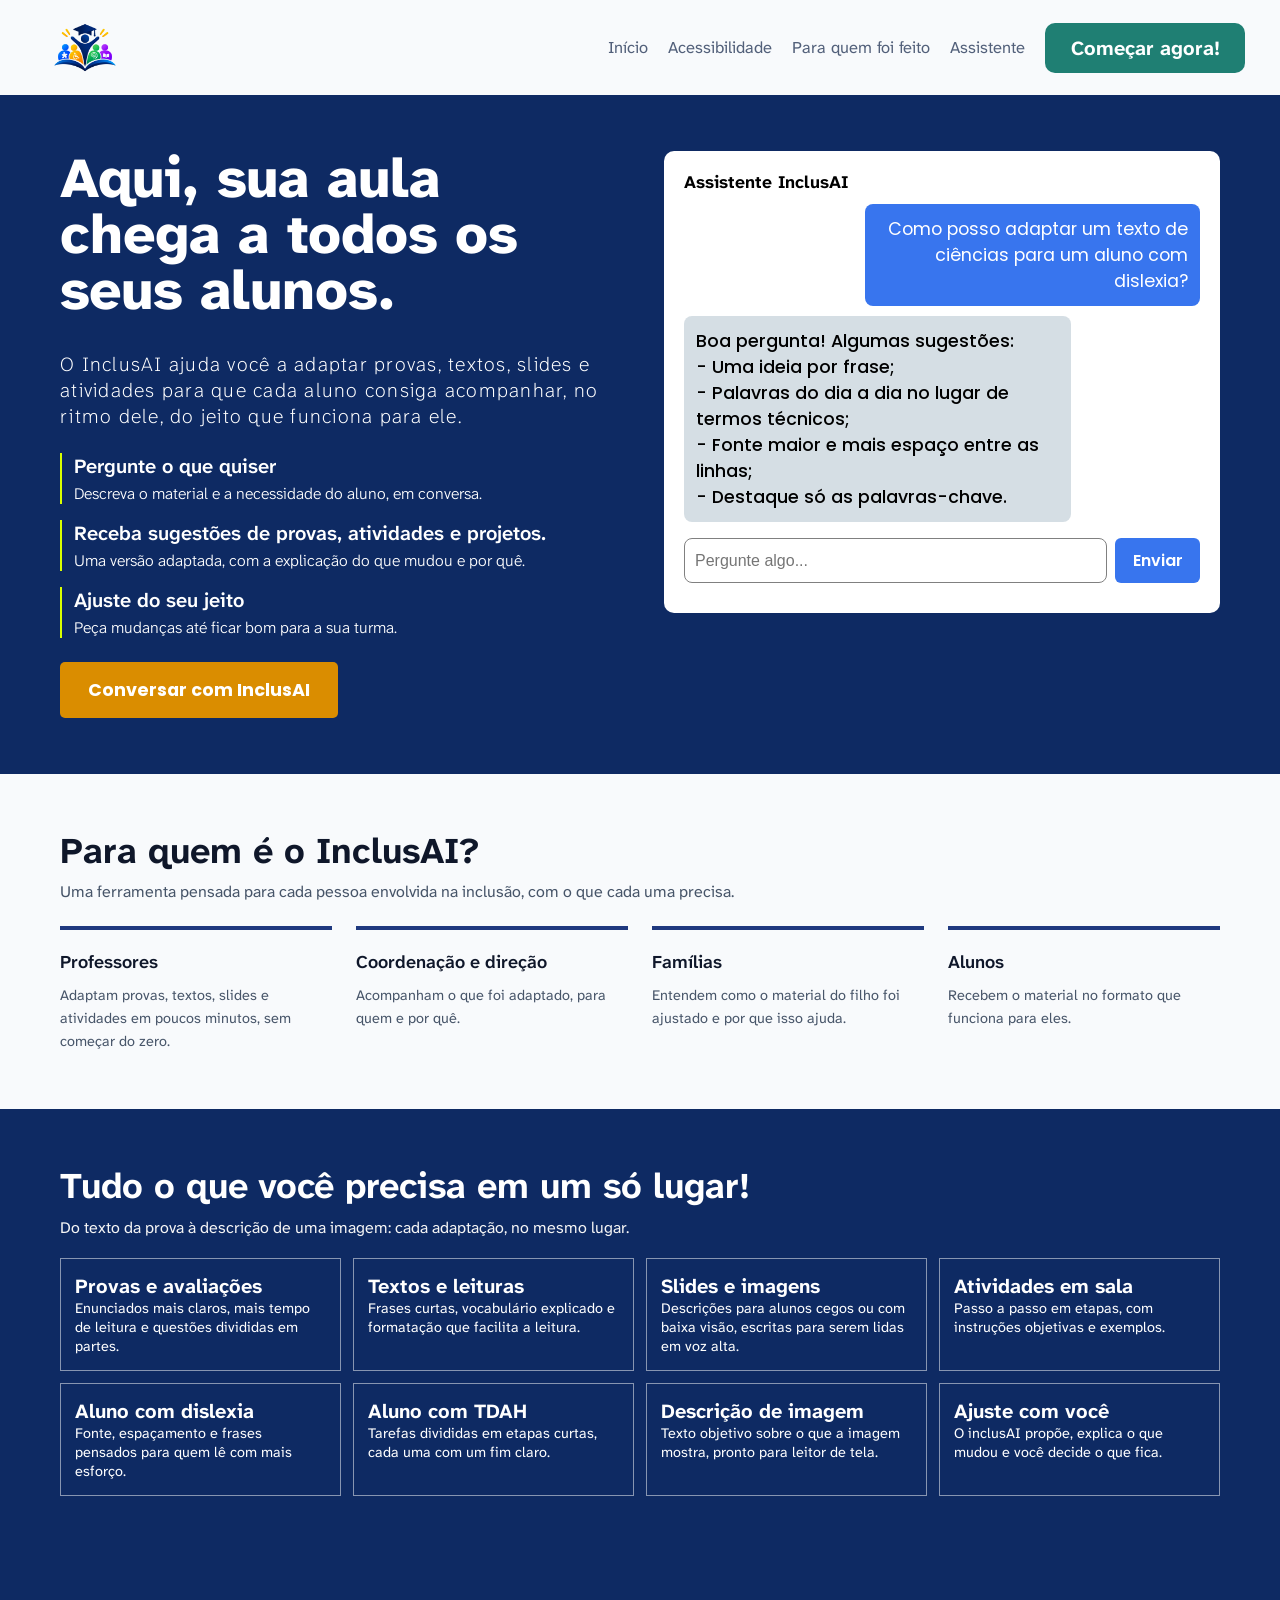
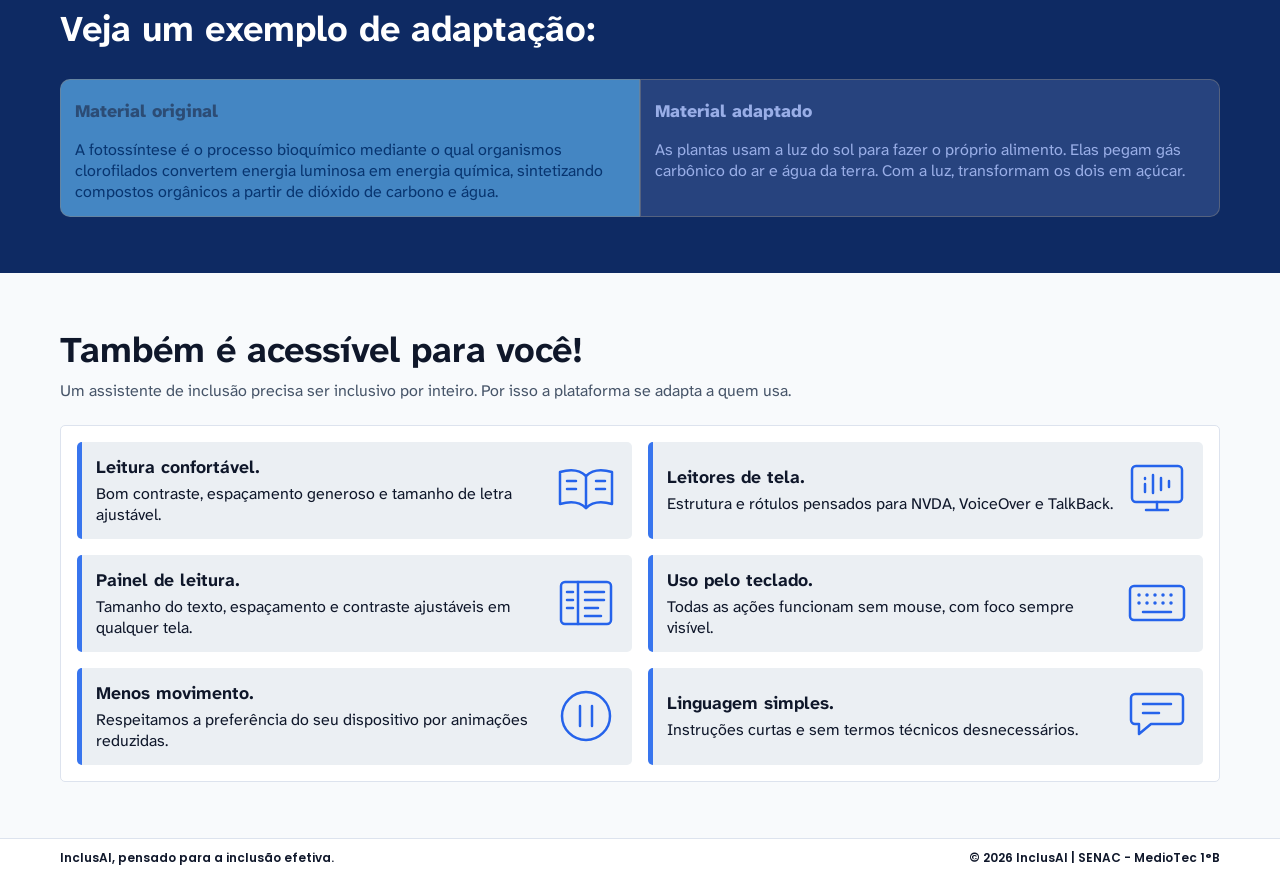
<file: Home/index.html>
<!doctype html>
<html lang="pt-br">
  <head>
    <meta charset="UTF-8" />
    <meta name="viewport" content="width=device-width, initial-scale=1.0" />
    <link rel="stylesheet" href="css/style.css">
    <link rel="stylesheet" href="../ajustes.css" />
    <link rel="preconnect" href="https://fonts.googleapis.com">
    <link rel="preconnect" href="https://fonts.gstatic.com" crossorigin>
    <link href="https://fonts.googleapis.com/css2?family=Atkinson+Hyperlegible+Next:ital,wght@0,200..800;1,200..800&family=Google+Sans:ital,opsz,wght@0,17..18,400..700;1,17..18,400..700&family=Poppins:ital,wght@0,100;0,200;0,300;0,400;0,500;0,600;0,700;0,800;0,900;1,100;1,200;1,300;1,400;1,500;1,600;1,700;1,800;1,900&display=swap" rel="stylesheet">
    <link rel="icon" href="../icone/inclusai-icon.png">
    <title>InclusAI</title>
  </head>
  <body>
    <header>
      <img src="../icone/inclusai-icon.png" alt="Logo da InclusAI" id="logo">
      <nav>
        <ul id="abas">
          <li><a href="#" class="linkNav">Início</a></li>
          <li><a href="../Acessibilidade/acessibilidade.html" class="linkNav">Acessibilidade</a></li>
          <li><a href="../Para quem foi feito/paraquem.html" class="linkNav">Para quem foi feito</a></li>
          <li><a href="../Chat com Assistente - exemplo/chat.html" class="linkNav">Assistente</a></li>
          <a href="../Login InclusAI/login.html"><button id="btnNav">Começar agora!</button></a>
        </ul>
      </nav>
    </header>
    <main>
        <section class="hero">
            <div id="apHero">
                <h2 id="textoHero">Aqui, sua aula chega a todos os seus alunos.</h2>
                <p id="pHero">O InclusAI ajuda você a adaptar provas, textos, slides e atividades para que cada aluno consiga acompanhar, no ritmo dele, do jeito que funciona para ele.</p>
            </div>
            <div id="servicos">
                <div class="topicServicos">
                    <p class="tiposServicos">Pergunte o que quiser</p>
                    <p class="detalhamento">Descreva o material e a necessidade do aluno, em conversa.</p>
                </div>
                <div class="topicServicos">
                    <p class="tiposServicos">Receba sugestões de provas, atividades e projetos.</p>
                    <p class="detalhamento">Uma versão adaptada, com a explicação do que mudou e por quê.</p>
                </div>
                <div class="topicServicos">
                    <p class="tiposServicos">Ajuste do seu jeito</p>
                    <p class="detalhamento">Peça mudanças até ficar bom para a sua turma.</p>
                </div>
            </div>
            <div class="btn-div">
                <button id="btnIA" onclick="conversar()">Conversar com InclusAI</button>
            </div>
            <aside id="chatExemplo">
                <h3 id="assistenteNome">Assistente InclusAI</h3>
                <p class="perguntaEx">Como posso adaptar um texto de ciências para um aluno com dislexia?</p>
                <!-- RESPOSTA DO ASSISTENTE: -->
                <div class="respostaEx">
                    <p>Boa pergunta! Algumas sugestões:</p>
                    <ul>
                        <li class="sugestoes">- Uma ideia por frase;</li>
                        <li class="sugestoes">- Palavras do dia a dia no lugar de termos técnicos;</li>
                        <li class="sugestoes">- Fonte maior e mais espaço entre as linhas;</li>
                        <li class="sugestoes">- Destaque só as palavras-chave.</li>
                    </ul>
                </div>
                <div class="msg-digitada" hidden></div>
                <div class="questInput">
                    <input type="text" id="perguntaCaixa" name="chatbox" placeholder="Pergunte algo...">
                    <button id="btnEnviar" onclick="enviar()">Enviar</button>
                </div>
                <div id="mensagem-aviso">
                </div>
            </aside>
        </section>
        <section id="paraQuem">
            <div class="cabecQuem">
                <h2 id="hpQuem">Para quem é o InclusAI?</h2>
                <p id="descQuem">Uma ferramenta pensada para cada pessoa envolvida na inclusão, com o que cada uma precisa.</p>
            </div>
            <div class="publicoAlvo">
                <div class="publico">
                    <h4 class="nomes">Professores</h4>
                    <p>Adaptam provas, textos, slides e atividades em poucos minutos, sem começar do zero.</p>
                </div>
                <div class="publico">
                    <h4 class="nomes">Coordenação e direção</h4>
                    <p>Acompanham o que foi adaptado, para quem e por quê.</p>
                </div>
                <div class="publico">
                    <h4 class="nomes">Famílias</h4>
                    <p>Entendem como o material do filho foi ajustado e por que isso ajuda.</p>
                </div>
                <div class="publico">
                    <h4 class="nomes">Alunos</h4>
                    <p>Recebem o material no formato que funciona para eles.</p>
                </div>
            </div>
        </section>
        <section id="recursos">
            <div>
                <h2 id="hRec">Tudo o que você precisa em um só lugar!</h2>
                <p class="recursos-descricao">Do texto da prova à descrição de uma imagem: cada adaptação, no mesmo lugar.</p>
            </div>
            <div class="setores">
                <div class="setor">
                    <h4 class="nome-setor">Provas e avaliações</h4>
                    <p>Enunciados mais claros, mais tempo de leitura e questões divididas em partes.</p>
                </div>
                <div class="setor">
                    <h4 class="nome-setor">Textos e leituras</h4>
                    <p>Frases curtas, vocabulário explicado e formatação que facilita a leitura.</p>
                </div>
                <div class="setor">
                    <h4 class="nome-setor">Slides e imagens</h4>
                    <p>Descrições para alunos cegos ou com baixa visão, escritas para serem lidas em voz alta.</p>
                </div>
                <div class="setor">
                    <h4 class="nome-setor">Atividades em sala</h4>
                    <p>Passo a passo em etapas, com instruções objetivas e exemplos.</p>
                </div>
                <div class="setor">
                    <h4 class="nome-setor">Aluno com dislexia</h4>
                    <p>Fonte, espaçamento e frases pensados para quem lê com mais esforço.</p>
                </div>
                <div class="setor">
                    <h4 class="nome-setor">Aluno com TDAH</h4>
                    <p>Tarefas divididas em etapas curtas, cada uma com um fim claro.</p>
                </div>
                <div class="setor">
                    <h4 class="nome-setor">Descrição de imagem</h4>
                    <p>Texto objetivo sobre o que a imagem mostra, pronto para leitor de tela.</p>
                </div>
                <div class="setor">
                    <h4 class="nome-setor">Ajuste com você</h4>
                    <p>O inclusAI propõe, explica o que mudou e você decide o que fica.</p>
                </div>
            </div>
        </section>
        <section id="exemploModificacao">
            <h2 id="hPEx">Veja um exemplo de adaptação:</h2>
            <div id="materiais">
                <div id="materialOriginal">
                    <h5 class="tipo-material-original">Material original</h5>
                    <p>A fotossíntese é o processo bioquímico mediante o qual organismos clorofilados convertem energia luminosa em energia química, sintetizando compostos orgânicos a partir de dióxido de carbono e água.</p>
                </div>
                <div id="materialAdaptado">
                    <h5 class="tipo-material-adaptado">Material adaptado</h5>
                    <p>As plantas usam a luz do sol para fazer o próprio alimento. Elas pegam gás carbônico do ar e água da terra. Com a luz, transformam os dois em açúcar.</p>
                </div>
            </div>
        </section>
        <section id="acessibilidade">
            <h2 id="hAcss">Também é acessível para você!</h2>
            <p id="acss-descricao">Um assistente de inclusão precisa ser inclusivo por inteiro. Por isso a plataforma se adapta a quem usa.</p>
            <div class="cards">
                <div class="card">
                    <div>
                        <p class="destacado">Leitura confortável.</p>
                        <p>Bom contraste, espaçamento generoso e tamanho de letra ajustável.</p>
                    </div>
                    <img src="img/leitura.svg" alt="Ícone de leitura" class="ilustracoes">
                </div>
                <div class="card">
                    <div>
                        <p class="destacado">Leitores de tela.</p>
                        <p>Estrutura e rótulos pensados para NVDA, VoiceOver e TalkBack.</p>
                    </div>
                    <img src="img/leitor-de-tela.svg" alt="Ícone de leitor de tela." class="ilustracoes">
                </div>
                <div class="card">
                    <div>
                        <p class="destacado">Painel de leitura.</p>
                        <p>Tamanho do texto, espaçamento e contraste ajustáveis em qualquer tela.</p>
                    </div>
                    <img src="img/painel-de-leitura.svg" alt="Ícone de painel de leitura." class="ilustracoes">
                </div>
                <div class="card">
                    <div>
                        <p class="destacado">Uso pelo teclado.</p>
                        <p>Todas as ações funcionam sem mouse, com foco sempre visível.</p>
                    </div>
                    <img src="img/uso-pelo-teclado.svg" alt="Ícone de uso pelo teclado." class="ilustracoes">
                </div>
                <div class="card">
                    <div>
                        <p class="destacado">Menos movimento.</p>
                        <p>Respeitamos a preferência do seu dispositivo por animações reduzidas.</p>
                    </div>
                    <img src="img/menos-movimento.svg" alt="Ícone de menos movimento na tela." class="ilustracoes">
                </div>
                <div class="card">
                    <div>
                        <p class="destacado">Linguagem simples.</p>
                        <p>Instruções curtas e sem termos técnicos desnecessários.</p>
                    </div>
                    <img src="img/linguagem-simples.svg" alt="Ícone de linguagem simples." class="ilustracoes">
                </div>
            </div>
        </section>
        <!--
        <section id="sectCTA">
            <div class="CTA">
                <h2>Qual material você quer adaptar hoje?</h2>
                <p>Comece pela atividade que está mais perto de acontecer. A conversa leva poucos minutos.</p>
                <ul>
                    <li>Começa em poucos minutos</li>
                    <li>Você ajusta antes de usar</li>
                    <li>Pensado para diversos públicos</li>
                </ul>
                <button>Conversar com o assistente!</button>
            </div>
        </section>
        -->
    </main>
    <footer>
        <p>InclusAI, pensado para a inclusão efetiva.</p>
        <p>&copy; 2026 InclusAI | SENAC - MedioTec 1°B</p>
    </footer>
    <script src="../Acessibilidade/js-ajustes.js"></script>
    <script src="script.js"></script>
  </body>
</html>
</file>
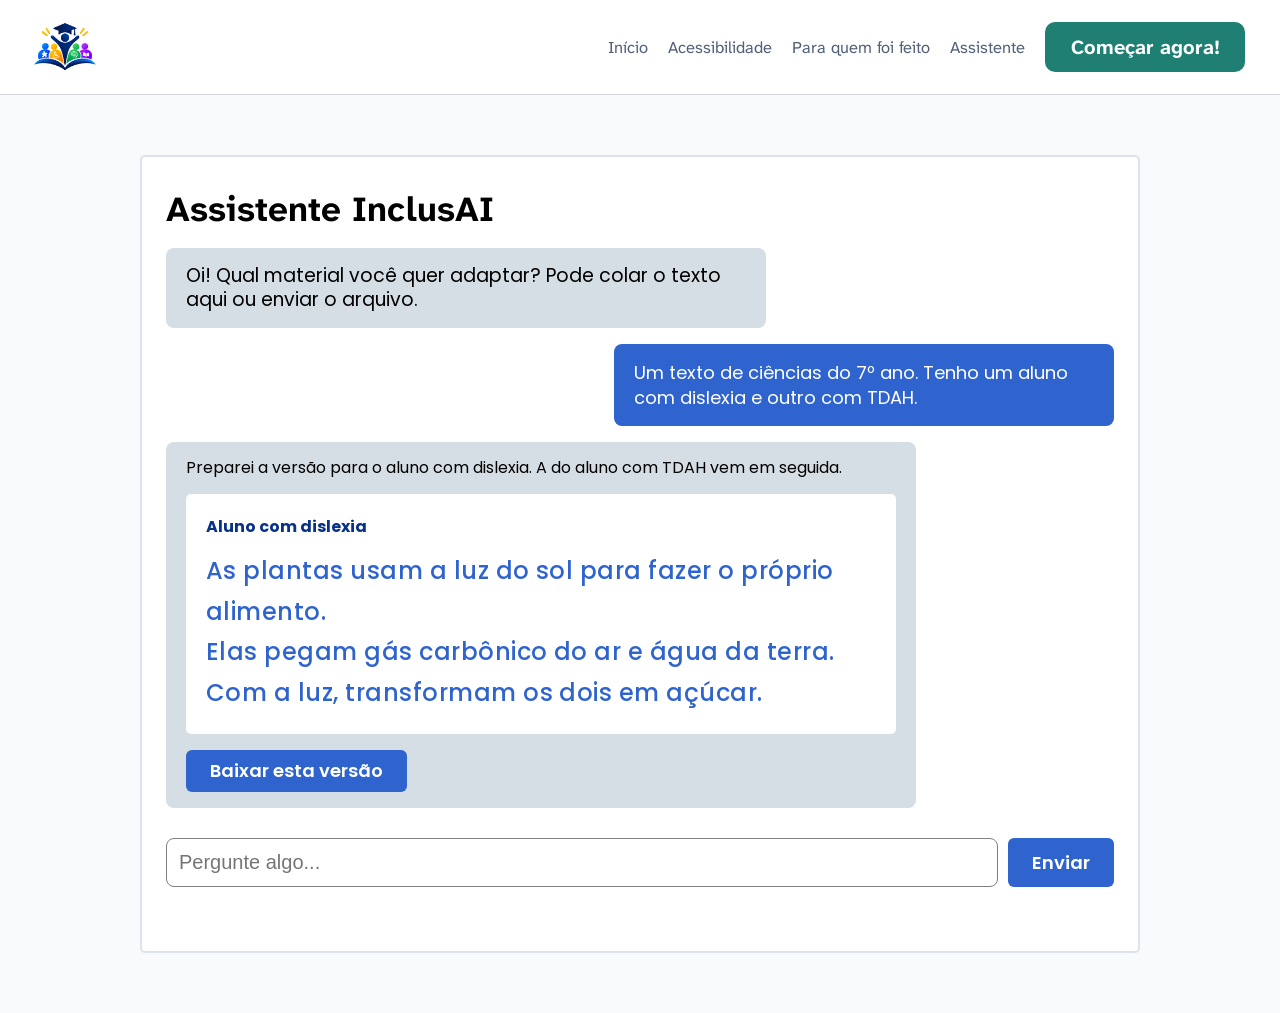
<file: Chat com Assistente - exemplo/chat.html>
<!DOCTYPE html>
<html lang="pt-br">
<head>
    <meta charset="UTF-8">
    <meta name="viewport" content="width=device-width, initial-scale=1.0">
    <link rel="preconnect" href="https://fonts.googleapis.com">
    <link rel="preconnect" href="https://fonts.gstatic.com" crossorigin>
    <link href="https://fonts.googleapis.com/css2?family=Atkinson+Hyperlegible+Next:ital,wght@0,200..800;1,200..800&family=Google+Sans:ital,opsz,wght@0,17..18,400..700;1,17..18,400..700&family=Poppins:ital,wght@0,100;0,200;0,300;0,400;0,500;0,600;0,700;0,800;0,900;1,100;1,200;1,300;1,400;1,500;1,600;1,700;1,800;1,900&display=swap" rel="stylesheet">
    <link rel="stylesheet" href="style.css">
    <link rel="stylesheet" href="../ajustes.css" />
    <link rel="icon" href="../icone/inclusai-icon.png">
    <title>Assistente IA</title>
</head>
<body>
    <header>
        <img src="../icone/inclusai-icon.png" alt="Logo da InclusAI" id="logo">
      <nav>
        <ul id="abas">
          <li><a href="../Home/index.html" class="linkNav">Início</a></li>
          <li><a href="../Acessibilidade/acessibilidade.html" class="linkNav">Acessibilidade</a></li>
          <li><a href="../Para quem foi feito/paraquem.html" class="linkNav">Para quem foi feito</a></li>
          <li><a href="#" class="linkNav">Assistente</a></li>
          <a href="../Login InclusAI/login.html"><button id="btnNav">Começar agora!</button></a>
        </ul>
      </nav>
    </header>
    <section id="conversa" >
        <div id="chatDiv">
            <h3 id="assistenteNome">Assistente InclusAI</h3>
            <div class="perguntaIA">
                <p class="txtIA">
                    Oi! Qual material você quer adaptar? Pode colar o texto aqui ou enviar o arquivo.
                </p>
            </div>
            <p class="perguntaEx">Um texto de ciências do 7º ano. Tenho um aluno com dislexia e outro com TDAH.</p>
            <!-- RESPOSTA DO ASSISTENTE: -->
            <div class="respostaIA">
                <p class="txtIA">Preparei a versão para o aluno com dislexia. A do aluno com TDAH vem em seguida.</p>
                <div class="versaoEx">
                    <p id="tipoAdap">Aluno com dislexia</p>
                    <p class="versDislexia">
                        As plantas usam a luz do sol para fazer o próprio alimento.
                        <br>
                        Elas pegam gás carbônico do ar e água da terra.
                        <br>
                        Com a luz, transformam os dois em açúcar.
                    </p>
                </div>
                <button id="btnBaixar">Baixar esta versão</button>
            </div>
            <div class="msg-digitada" hidden></div>
            <div class="questInput">
                <input type="text" id="perguntaCaixa" name="chatbox" placeholder="Pergunte algo...">
                <button id="btnEnviar" onclick="enviar()">Enviar</button>
            </div>
            <div id="mensagem-aviso">
            </div>
        </div>
    </section>
    <script src="../Acessibilidade/js-ajustes.js"></script>
    <script src="script.js"></script>
</body>
</html>
</file>
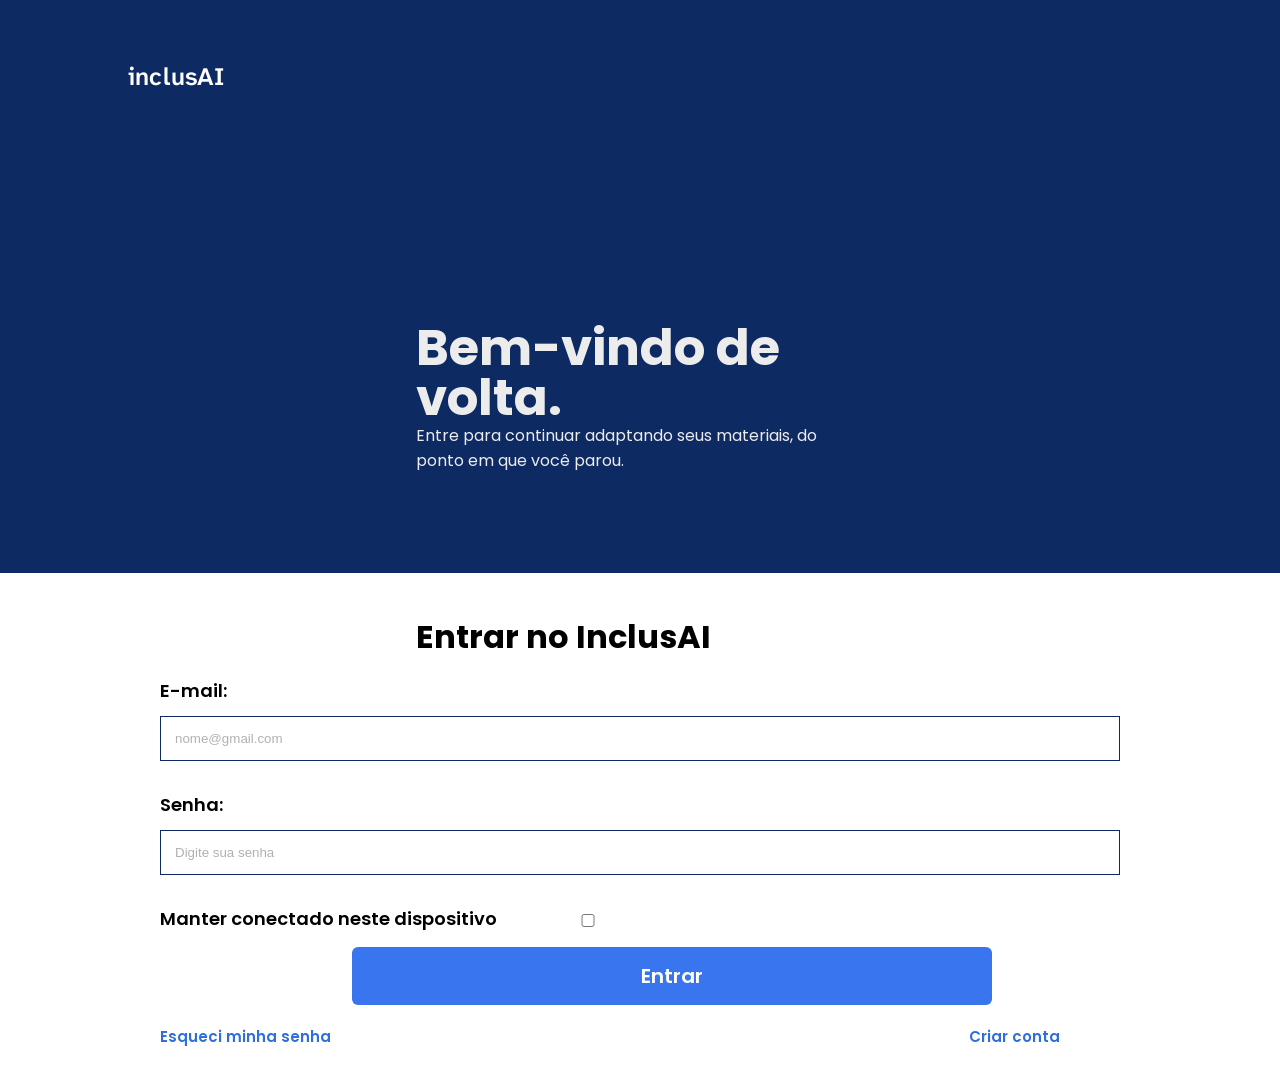
<file: Login InclusAI/login.html>
<!DOCTYPE html>
<html lang="pt-br">
<head>
    <meta charset="UTF-8">
    <meta name="viewport" content="width=device-width, initial-scale=1.0">
    <link rel="stylesheet" href="style.css">
    <link rel="stylesheet" href="../ajustes.css">
    <link rel="preconnect" href="https://fonts.googleapis.com">
    <link rel="preconnect" href="https://fonts.gstatic.com" crossorigin>
    <link href="https://fonts.googleapis.com/css2?family=Atkinson+Hyperlegible+Next:ital,wght@0,200..800;1,200..800&family=Google+Sans:ital,opsz,wght@0,17..18,400..700;1,17..18,400..700&display=swap" rel="stylesheet">
    <link rel="preconnect" href="https://fonts.googleapis.com">
    <link rel="preconnect" href="https://fonts.gstatic.com" crossorigin>
    <link href="https://fonts.googleapis.com/css2?family=Atkinson+Hyperlegible+Next:ital,wght@0,200..800;1,200..800&family=Google+Sans:ital,opsz,wght@0,17..18,400..700;1,17..18,400..700&family=Poppins:ital,wght@0,100;0,200;0,300;0,400;0,500;0,600;0,700;0,800;0,900;1,100;1,200;1,300;1,400;1,500;1,600;1,700;1,800;1,900&display=swap" rel="stylesheet">
    <link rel="icon" href="../icone/inclusai-icon.png">
    <title>Login - InclusAI</title>
</head>
<body>
    <header>
        <h3 id="nomeProjeto">inclusAI</h3>
    </header>
    <div id="chamadaLogin">
        <h1 class="tituloDiv">Bem-vindo de volta.</h1>
        <p class="detalhesP">Entre para continuar adaptando seus materiais, do ponto em que você parou.</p>
    </div>
    <div id="espaçoLogin">
        <h1 class="tituloLogin">Entrar no InclusAI</h1>
        <label for="email">E-mail: </label>
        <input type="email" name="email" id="email" placeholder="nome@gmail.com">
        <label for="senha">Senha: </label>
        <input type="password" name="senha" id="senha" placeholder="Digite sua senha">
        <label for="conexao">Manter conectado neste dispositivo</label>
        <input type="checkbox" name="conexao" id="conexao">
        <button id="btnEntrar" onclick="entrar()">Entrar</button>
        <div id="divAdicionais">
            <button>
                <p class="adicionais" onclick="recuperar()">Esqueci minha senha</p>
            </button>
            <p class="adicionais">Criar conta</p>
        </div>
        <div id="mensagem-aviso">
            </div>
    </div>
    <script src="../Acessibilidade/js-ajustes.js"></script>
    <script src="script.js"></script>
</body>
</html>
</file>
<file: Home/css/style.css>
*,
*::before,
*::after {
  padding: 0;
  margin: 0;
  box-sizing: border-box;
}

body {
  background-color: #f8fafc;
  color: #0f172a;
  font-family: "Atkinson Hyperlegible Next", system-ui, sans-serif;
}

/* ================= CELULAR (base) ================= */

/* CABEÇALHO */

header {
  display: flex;
  flex-direction: column;
  align-items: center;
  gap: 8px;
  width: 100%;
  padding: 12px 16px;
  font-family: "Atkinson Hyperlegible Next", system-ui, sans-serif;
}

#logo {
  max-height: 70px;
  width: auto;
}

#nomeProjeto {
  cursor: default;
  color: #0f172a;
  font-size: 1.75rem;
  font-weight: 300;
}

nav {
  display: flex;
  justify-content: center;
  width: 100%;
}

nav #abas {
  display: flex;
  flex-wrap: wrap;
  justify-content: center;
  align-items: center;
  list-style: none;
  gap: 8px 16px;
}

nav .linkNav {
  text-decoration: none;
  color: #52607a;
  font-size: 1rem;
  transition: 0.3s ease-in-out;
}

.linkNav:hover {
  color: #110799;
  font-weight: 700;
  text-decoration: underline;
}

.linkNav:active {
  font-size: 0.97rem;
}

#btnNav {
  cursor: pointer;
  width: 170px;
  height: 46px;
  background-color: #1f7f73;
  border-radius: 10px;
  border: none;
  color: #ffffff;
  font-size: 1.1rem;
  font-weight: 700;
  font-family: "Atkinson Hyperlegible Next", system-ui, sans-serif;
  transition: 0.3s ease-in-out;
}

#btnNav:hover {
  opacity: 85%;
  border: solid #54bdb0 3px;
  transform: translateY(-0.75px);
}

#btnNav:active {
  font-size: 1.05rem;
  height: 42px;
}

/* ESPAÇO DE CADA SEÇÃO E TÍTULOS */

.hero,
#paraQuem,
#recursos,
#exemploModificacao,
#acessibilidade {
  padding: 32px 16px;
  font-family: "Atkinson Hyperlegible Next", system-ui, sans-serif;
}

#hpQuem,
#hRec,
#hPEx,
#hAcss {
  font-size: 1.6rem;
  font-weight: 700;
  line-height: 1.2;
  margin: 0 0 8px;
}

/* HERO */

.hero {
  display: flex;
  flex-direction: column;
  gap: 24px;
  background-color: #0e2a63;
  color: #ffffff;
}

#apHero {
  display: flex;
  flex-direction: column;
}

#textoHero {
  font-weight: 800;
  font-size: 2rem;
  line-height: 1.1;
}

#pHero {
  margin-top: 16px;
  font-weight: 200;
  font-size: 1.05rem;
  letter-spacing: 1.25px;
}

/* SERVIÇOS */

#servicos {
  display: flex;
  flex-direction: column;
  gap: 16px;
}

.topicServicos {
  border-left: solid 2px #d9ff00;
  padding-left: 12px;
}

.tiposServicos {
  font-size: 1.15rem;
  font-weight: 600;
  list-style: none;
}

.detalhamento {
  margin-top: 4px;
  font-size: 1rem;
  font-weight: 300;
}

.btn-div {
  display: flex;
}

#btnIA {
  width: 100%;
  min-height: 56px;
  padding: 10px;
  cursor: pointer;
  border: none;
  border-radius: 5px;
  color: #ffffff;
  font-size: 1.1rem;
  font-family: "Poppins", system-ui, sans-serif;
  font-weight: 700;
  background-color: #da8d00;
  transition: 0.2s ease-in-out;
}

#btnIA:hover {
  transform: translateY(-4px);
  background-color: rgba(255, 255, 255, 0.2);
  color: #e9a11a;
}

#btnIA:active {
  transform: translateY(-2px);
}

/* ASIDE CHAT-EXEMPLO */

#chatExemplo {
  display: flex;
  flex-direction: column;
  gap: 10px;
  background-color: #ffffff;
  border-radius: 10px;
  padding: 16px;
  color: #000000;
}

#assistenteNome {
  color: #000000;
  font-size: 1.1rem;
}

.perguntaEx,
.msg-digitada {
  align-self: flex-end;
  max-width: 90%;
  padding: 12px;
  text-align: right;
  overflow-wrap: anywhere;
  font-family: "Poppins", system-ui, sans-serif;
  font-size: 0.95rem;
  font-weight: 400;
  background-color: #3875ee;
  color: #ffffff;
  border-radius: 8px;
}

.respostaEx {
  align-self: flex-start;
  max-width: 90%;
  padding: 12px;
  text-align: left;
  font-family: "Poppins", system-ui, sans-serif;
  font-size: 0.95rem;
  font-weight: 420;
  background-color: #acbdca80;
  color: #000000;
  border-radius: 8px;
}

.sugestoes {
  list-style: none;
}

.msg-digitada[hidden] {
  display: none;
}

.questInput {
  display: flex;
  gap: 8px;
  margin-top: 6px;
}

#perguntaCaixa {
  flex: 1;
  min-width: 0;
  padding: 10px;
  border: solid 1px #808080;
  border-radius: 8px;
  color: #707070;
  font-size: 1rem;
  transition: background 0.2s ease-in-out;
}

#perguntaCaixa:focus {
  background-color: rgba(129, 129, 129, 0.1);
}

#mensagem-aviso {
  color: #ff0000;
  font-size: 0.9rem;
}

#btnEnviar {
  cursor: pointer;
  background-color: #3875ee;
  color: #ffffff;
  font-family: "Poppins", system-ui, sans-serif;
  font-weight: 600;
  font-size: 1rem;
  border: none;
  border-radius: 6px;
  padding: 10px;
  width: 85px;
  transition: 0.02s ease-in-out;
}

#btnEnviar:hover {
  background-color: #2f64ce;
}

#btnEnviar:active {
  font-size: 1.05rem;
}

/* SEÇÃO "PARA QUEM?" */

#paraQuem {
  background-color: #f8fafc;
}

.cabecQuem {
  margin-bottom: 24px;
}

#descQuem {
  font-size: 1rem;
  color: #475569;
}

.publicoAlvo {
  display: grid;
  grid-template-columns: 1fr;
  gap: 24px;
}

.publico {
  border-top: 4px solid #1f397f;
  padding-top: 20px;
}

.publico .nomes {
  font-size: 1.125rem;
  font-weight: 600;
  margin: 0 0 10px;
}

.publico p {
  font-size: 0.9rem;
  line-height: 1.6;
  color: #475569;
}

/* "TUDO O QUE VOCÊ PRECISA EM UM SÓ LUGAR" */

#recursos {
  background-color: #0e2a63;
}

#hRec {
  color: #ffffff;
}

.recursos-descricao {
  font-size: 1rem;
  color: #f5f5f5;
  margin-bottom: 20px;
}

.setores {
  display: grid;
  grid-template-columns: 1fr;
  gap: 12px;
  color: #ffffff;
  text-align: left;
}

.nome-setor {
  font-size: 1.25rem;
}

.setor {
  border: solid 1.5px #ffffff80;
  padding: 14px;
  transition: 0.3s ease-in-out;
}

.setor:hover {
  cursor: default;
  transform: translateY(-2px);
  background-color: rgba(131, 130, 130, 0.025);
}

.setor p {
  font-size: 0.9rem;
}

/* SEÇÃO DE EXEMPLO DE ADAPTAÇÃO */

#exemploModificacao {
  background-color: #0e2a63;
}

#hPEx {
  color: #ffffff;
}

#materiais {
  display: grid;
  grid-template-columns: 1fr;
  padding-top: 20px;
}

#materialOriginal,
#materialAdaptado {
  border: 1px solid #83828280;
  padding: 20px 14px 14px 14px;
}

#materialOriginal {
  border-radius: 10px 10px 0px 0px;
  transition: 0.3s ease-in-out;
  background-color: rgba(83, 158, 219, 0.8);
  color: #083570;
}

#materialAdaptado {
  border-radius: 0px 0px 10px 10px;
  background-color: #8cacec33;
  transition: 0.5s ease-in-out;
  color: #99aee7;
}

#materialOriginal:hover,
#materialAdaptado:hover {
  transform: translateY(-3px);
  font-size: 1.125rem;
}

.tipo-material-adaptado {
  color: #99aee7;
}

.tipo-material-original {
  color: #2c4c75;
}

.tipo-material-original,
.tipo-material-adaptado {
  font-size: 1.1rem;
  font-weight: 900;
  padding: 0px 10px 16px 0px;
}

/* SEÇÃO ACESSIBILIDADE */

#acessibilidade {
  background-color: #f8fafc;
}

#acss-descricao {
  font-size: 1rem;
  color: #475569;
}

.cards {
  display: grid;
  grid-template-columns: 1fr;
  gap: 16px;
  background-color: #ffffff;
  margin-top: 24px;
  padding: 16px;
  border: 0.5px solid #dde3ee;
  border-radius: 5px;
}

.card {
  display: flex;
  justify-content: space-between;
  align-items: center;
  gap: 12px;
  padding: 14px;
  border-radius: 5px;
  border-left: 5px solid #3875ee;
  background-color: #ebeff3;
}

.ilustracoes {
  flex: none;
  width: 64px;
  height: auto;
}

.destacado {
  margin-bottom: 4px;
  font-weight: 700;
  font-size: 1.1rem;
}

/* FOOTER */

footer {
  display: flex;
  flex-direction: column;
  gap: 4px;
  font-family: "Poppins", system-ui, sans-serif;
  font-size: 0.75rem;
  font-weight: 600;
  background-color: #ffffff;
  border-top: 1px solid #dde3ee;
  padding: 12px 16px;
}

/* ================= TABLET (a partir de 768px) ================= */
@media (min-width: 768px) {
  header {
    flex-direction: row;
    justify-content: space-between;
    min-height: 95px;
    padding: 0 24px;
  }

  #nomeProjeto {
    font-size: 2rem;
  }

  nav {
    width: auto;
  }

  nav #abas {
    justify-content: flex-end;
    gap: 10px 18px;
  }

  #btnNav {
    width: 180px;
    height: 48px;
    font-size: 1.15rem;
  }

  .hero,
  #paraQuem,
  #recursos,
  #exemploModificacao,
  #acessibilidade {
    padding: 40px 32px;
  }

  #hpQuem,
  #hRec,
  #hPEx,
  #hAcss {
    font-size: 2rem;
  }

  #textoHero {
    font-size: 2.75rem;
  }

  #pHero {
    font-size: 1.15rem;
    max-width: 40rem;
  }

  #btnIA {
    width: auto;
    padding: 10px 28px;
  }

  #chatExemplo {
    padding: 20px;
  }

  .perguntaEx,
  .msg-digitada {
    max-width: 70%;
    font-size: 1.05rem;
  }

  .respostaEx {
    max-width: 75%;
    font-size: 1.05rem;
  }

  .publicoAlvo,
  .setores,
  .cards {
    grid-template-columns: repeat(2, 1fr);
  }

  #materiais {
    grid-template-columns: repeat(2, 1fr);
  }

  #materialOriginal {
    border-radius: 10px 0px 0px 10px;
  }

  #materialAdaptado {
    border-radius: 0px 10px 10px 0px;
  }

  footer {
    flex-direction: row;
    justify-content: space-between;
    padding: 10px 32px;
  }
}

/* ================= PC (a partir de 1024px) ================= */
@media (min-width: 1024px) {
  header {
    padding: 0 35px 0 50px;
  }

  nav #abas {
    gap: 20px;
  }

  nav .linkNav {
    font-size: 1.03rem;
  }

  #btnNav {
    width: 200px;
    height: 50px;
    font-size: 1.25rem;
  }

  #btnNav:active {
    font-size: 1.2rem;
    height: 45px;
  }

  .hero,
  #paraQuem,
  #recursos,
  #exemploModificacao,
  #acessibilidade {
    padding: 56px 60px;
  }

  #hpQuem,
  #hRec,
  #hPEx,
  #hAcss {
    font-size: 2.25rem;
  }

  /* texto à esquerda, chat à direita */
  .hero {
    display: grid;
    grid-template-columns: 1fr 1fr;
    gap: 24px 48px;
    align-items: start;
  }

  #apHero {
    grid-column: 1;
    grid-row: 1;
  }

  #servicos {
    grid-column: 1;
    grid-row: 2;
  }

  .btn-div {
    grid-column: 1;
    grid-row: 3;
  }

  #chatExemplo {
    grid-column: 2;
    grid-row: 1 / span 3;
  }

  #textoHero {
    font-size: 3.5rem;
    line-height: 1;
  }

  #pHero {
    margin-top: 32px;
    font-size: 1.25rem;
  }

  .tiposServicos {
    font-size: 1.25rem;
  }

  .perguntaEx,
  .msg-digitada {
    max-width: 65%;
    font-size: 1.1rem;
  }

  .respostaEx {
    max-width: 75%;
    font-size: 1.1rem;
  }

  .publicoAlvo,
  .setores {
    grid-template-columns: repeat(4, 1fr);
  }

  footer {
    padding: 10px 60px;
  }
}

/* ================= TEMAS ================= */

/* ESCURO */
.escuro #paraQuem,
.escuro #acessibilidade {
  background-color: #14171f;
}

.escuro #descQuem,
.escuro #acss-descricao,
.escuro .publico p {
  color: #a3aab8;
}

.escuro .publico {
  border-top-color: #7fb0ff;
}

.escuro #chatExemplo {
  background-color: #1c2029;
}

.escuro #assistenteNome {
  color: #e8eaf0;
}

.escuro .respostaEx {
  background-color: #2a3142;
  color: #e8eaf0;
}

.escuro #perguntaCaixa {
  background-color: #14171f;
  color: #e8eaf0;
  border-color: #5b6472;
}

.escuro .cards {
  background-color: #1c2029;
  border-color: #2c3140;
}

.escuro .card {
  background-color: #252a36;
}

/* ALTO CONTRASTE */
.contraste .hero,
.contraste #paraQuem,
.contraste #recursos,
.contraste #exemploModificacao,
.contraste #acessibilidade {
  background-color: #000000;
  border-top: 2px solid #ffffff;
}

.contraste #descQuem,
.contraste #acss-descricao,
.contraste .recursos-descricao,
.contraste .publico p {
  color: #ffffff;
}

.contraste .publico {
  border-top-color: #ffe600;
}

.contraste .setor {
  border-color: #ffffff;
}

.contraste #materialOriginal,
.contraste #materialAdaptado {
  background-color: #000000;
  border-color: #ffffff;
  color: #ffffff;
}

.contraste .tipo-material-original,
.contraste .tipo-material-adaptado {
  color: #ffe600;
}

.contraste #btnIA,
.contraste #btnEnviar {
  background-color: #ffe600;
  color: #000000;
}

.contraste #btnIA:hover,
.contraste #btnEnviar:hover {
  background-color: #ffffff;
  color: #000000;
}

.contraste #chatExemplo {
  background-color: #000000;
  border: 2px solid #ffffff;
}

.contraste #assistenteNome {
  color: #ffffff;
}

.contraste .perguntaEx,
.contraste .msg-digitada {
  background-color: #ffe600;
  color: #000000;
}

.contraste .respostaEx {
  background-color: #000000;
  color: #ffffff;
  border: 1px solid #ffffff;
}

.contraste #perguntaCaixa {
  background-color: #000000;
  color: #ffffff;
  border-color: #ffffff;
}

.contraste .cards {
  background-color: #000000;
  border-color: #ffffff;
}

.contraste .card {
  background-color: #000000;
  border: 1px solid #ffffff;
  border-left: 5px solid #ffe600;
}

.contraste .ilustracoes {
  filter: brightness(0) invert(1);
}
</file>
<file: ajustes.css>
/* Link este arquivo em TODAS as páginas, depois do CSS próprio de cada uma. */

/* ESPAÇAMENTO AMPLO */
.amplo {
  line-height: 1.9;
  letter-spacing: 0.05em;
  word-spacing: 0.16em;
}
.amplo button,
.amplo input {
  letter-spacing: inherit;
  word-spacing: inherit;
}

/* MENOS MOVIMENTO */
.sem-movimento * {
  transition: none !important;
  animation: none !important;
}
.sem-movimento *:hover {
  transform: none !important;
}

/* DESTACAR O TAB */
.foco-forte :focus {
  outline: 4px solid #1a56c4;
  outline-offset: 3px;
}
.escuro.foco-forte :focus {
  outline-color: #7fb0ff;
}
.contraste.foco-forte :focus {
  outline-color: #ffe600;
}

/* TEMA ESCURO (o que é igual em todas as páginas: fundo, cabeçalho e rodapé) */
.escuro {
  background-color: #14171f;
  color: #e8eaf0;
}
.escuro header {
  border-color: #2c3140;
}
.escuro #nomeProjeto {
  color: #e8eaf0;
}
.escuro .linkNav {
  color: #a3aab8;
}
.escuro .linkNav:hover {
  color: #7fb0ff;
}
.escuro footer {
  background-color: #1c2029;
  border-color: #2c3140;
  color: #e8eaf0;
}

/* TEMA ALTO CONTRASTE (o que é igual em todas as páginas) */
.contraste {
  background-color: #000000;
  color: #ffffff;
}
.contraste header {
  border-color: #ffffff;
}
.contraste #nomeProjeto {
  color: #ffffff;
}
.contraste .linkNav {
  color: #ffffff;
}
.contraste .linkNav:hover {
  color: #ffe600;
}
.contraste #btnNav {
  background-color: #ffe600;
  color: #000000;
}
.contraste footer {
  background-color: #000000;
  border-color: #ffffff;
  color: #ffffff;
}

/* ================= TEMA ESCURO ================= */

/* cabeçalho: só troca fundo, borda e links; o botão verde continua igual */
.escuro header {
  background-color: #1c2029;
  border-bottom-color: #2c3140;
}
.escuro nav .linkNav {
  color: #a3aab8;
}
.escuro .linkNav:hover {
  color: #7fb0ff;
}

/* quadro do chat */
.escuro #conversa {
  background-color: #1c2029;
  border-color: #2c3140;
}
.escuro #assistenteNome {
  color: #e8eaf0;
}

/* balão do assistente */
.escuro .perguntaIA,
.escuro .respostaIA {
  background-color: #2a2f3c;
  color: #e8eaf0;
}

/* cartão da versão adaptada */
.escuro .versaoEx {
  background-color: #14171f;
}
.escuro #tipoAdap {
  color: #9ec1ff;
}
.escuro .versDislexia {
  color: #8fb4ff;
}

/* campo de envio */
.escuro #perguntaCaixa {
  background-color: #14171f;
  color: #e8eaf0;
  border-color: #4a5163;
}
.escuro #perguntaCaixa::placeholder {
  color: #a3aab8;
}
.escuro #perguntaCaixa:focus {
  background-color: #232836;
}
.escuro #mensagem-aviso {
  color: #ff8a9b;
}

/* foco do teclado visível no fundo escuro */
.escuro a:focus-visible,
.escuro button:focus-visible,
.escuro input:focus-visible {
  outline-color: #7fb0ff;
}

/* ================= ALTO CONTRASTE ================= */

.contraste header {
  background-color: #000;
  border-bottom: 2px solid #fff;
}
.contraste nav .linkNav {
  color: #fff;
}
.contraste .linkNav:hover {
  color: #ffe600;
}
.contraste #btnNav,
.contraste #btnBaixar,
.contraste #btnEnviar {
  background-color: #ffe600;
  color: #000;
}

.contraste #conversa {
  background-color: #000;
  border-color: #fff;
}
.contraste #assistenteNome {
  color: #fff;
}

.contraste .perguntaIA,
.contraste .respostaIA {
  background-color: #000;
  color: #fff;
  border: 2px solid #fff;
}
.contraste .perguntaEx,
.contraste .msg-digitada {
  background-color: #ffe600;
  color: #000;
}

.contraste .versaoEx {
  background-color: #000;
  border: 2px solid #fff;
}
.contraste #tipoAdap {
  color: #ffe600;
}
.contraste .versDislexia {
  color: #fff;
}

.contraste #perguntaCaixa {
  background-color: #000;
  color: #fff;
  border: 2px solid #fff;
}
.contraste #perguntaCaixa::placeholder {
  color: #fff;
}
.contraste #mensagem-aviso {
  color: #ff9aa8;
}

.contraste a:focus-visible,
.contraste button:focus-visible,
.contraste input:focus-visible {
  outline-color: #ffe600;
}
</file>
<file: Chat com Assistente - exemplo/style.css>
*,
*::before,
*::after {
  box-sizing: border-box;
  margin: 0;
  padding: 0;
}

body {
  width: 100%;
  background-color: #f8fafc;
  font-family: "Atkinson Hyperlegible Next", system-ui, sans-serif;
}

/* ================= CELULAR (base) ================= */

/* CABEÇALHO */

header {
  display: flex;
  flex-direction: column;
  align-items: center;
  gap: 8px;
  width: 100%;
  padding: 12px 16px;
  font-family: "Atkinson Hyperlegible Next", system-ui, sans-serif;
  border-bottom: 1px solid #d2d5db;
  background-color: #ffffff;
}

#logo {
  max-height: 70px;
  width: auto;
}

nav {
  display: flex;
  justify-content: center;
  align-items: center;
  width: 100%;
}

nav #abas {
  display: flex;
  flex-wrap: wrap;
  align-items: center;
  justify-content: center;
  list-style: none;
  gap: 8px 16px;
}

nav .linkNav {
  text-decoration: none;
  color: #52607a;
  font-size: 1rem;
  transition: 0.3s ease-in-out;
}

.linkNav:hover {
  color: #110799;
  text-decoration: underline;
}

.linkNav:active {
  transform: scale(0.97);
}

#btnNav {
  cursor: pointer;
  min-width: 170px;
  min-height: 46px;
  padding: 6px 20px;
  background-color: #1f7f73;
  border-radius: 10px;
  border: 3px solid transparent; /* borda sempre presente: o hover não muda o tamanho */
  color: #ffffff;
  font-size: 1.1rem;
  font-weight: 700;
  font-family: "Atkinson Hyperlegible Next", system-ui, sans-serif;
  transition: 0.3s ease-in-out;
}

#btnNav:hover {
  opacity: 0.85;
  border-color: #54bdb0;
  transform: translateY(-1px);
}

#btnNav:active {
  transform: scale(0.97);
}

/* CHAT */

#conversa {
  width: calc(100% - 24px);
  min-height: 480px;
  margin: 16px auto;
  background-color: #ffffff;
  border-radius: 5px;
  border: 2px solid #dde3ee;
}

#chatDiv {
  display: flex;
  flex-direction: column;
  gap: 14px;
  width: 100%;
  padding: 20px 14px 16px;
}

#assistenteNome {
  color: #000000;
  font-size: 1.5rem;
}

/* Balões de mensagem */

.perguntaEx,
.msg-digitada {
  align-self: flex-end;
  max-width: 92%;
  padding: 12px 14px;
  font-family: "Poppins", system-ui, sans-serif;
  font-size: 1rem;
  font-weight: 400;
  line-height: 1.4;
  text-align: left;
  overflow-wrap: anywhere;
  background-color: #2f64ce; /* contraste 5,5:1 com texto branco */
  color: #ffffff;
  border-radius: 8px;
}

.msg-digitada[hidden] {
  display: none;
}

.perguntaIA,
.respostaIA {
  align-self: flex-start;
  max-width: 100%;
  padding: 12px 14px;
  font-family: "Poppins", system-ui, sans-serif;
  font-weight: 420;
  text-align: left;
  overflow-wrap: anywhere;
  background-color: #acbdca80;
  color: #000000;
  border-radius: 8px;
}

.perguntaIA {
  font-size: 1.0625rem;
}

.respostaIA {
  display: flex;
  flex-direction: column;
  gap: 14px;
  align-items: flex-start;
  width: 100%;
  font-size: 1rem;
}

.txtIA {
  line-height: 1.25;
  font-weight: 400;
  list-style: none;
}

.versaoEx {
  display: flex;
  flex-direction: column;
  gap: 12px;
  width: 100%;
  padding: 14px;
  background-color: #ffffff;
  border-radius: 5px;
}

#tipoAdap {
  color: #083285;
  font-weight: 700;
}

.versDislexia {
  font-size: 1.25rem;
  line-height: 1.7;
  letter-spacing: 0.02em;
  color: #2f64ce;
}

/* Botões */

#btnBaixar,
#btnEnviar {
  cursor: pointer;
  background-color: #2f64ce;
  color: #ffffff;
  font-family: "Poppins", system-ui, sans-serif;
  font-weight: 600;
  font-size: 1rem;
  line-height: 1;
  border: none;
  border-radius: 6px;
  padding: 10px 16px;
  transition: background-color 0.15s ease-in-out, transform 0.05s ease-in-out;
}

#btnBaixar:hover,
#btnEnviar:hover {
  background-color: #254fa5;
}

#btnBaixar:active,
#btnEnviar:active {
  transform: scale(0.97);
}

/* Campo de envio */

.questInput {
  display: flex;
  gap: 8px;
  width: 100%;
  margin-top: 8px;
}

#perguntaCaixa {
  flex: 1;
  min-width: 0;
  padding: 10px;
  border: solid 1px #808080;
  border-radius: 8px;
  color: #333333;
  font-size: 1rem;
  transition: background 0.2s ease-in-out;
}

#perguntaCaixa:focus {
  background-color: rgba(129, 129, 129, 0.1);
}

#mensagem-aviso {
  min-height: 1.5em;
  color: #b00020;
  font-size: 1rem;
}

/* Foco visível para teclado */

a:focus-visible,
button:focus-visible,
input:focus-visible {
  outline: 3px solid #110799;
  outline-offset: 2px;
}

/* ================= TABLET (a partir de 768px) ================= */
@media (min-width: 768px) {
  header {
    flex-direction: row;
    justify-content: space-between;
    min-height: 95px;
    padding: 0 24px;
  }

  nav {
    width: auto;
  }

  nav #abas {
    justify-content: flex-end;
    gap: 10px 18px;
  }

  #btnNav {
    min-width: 180px;
    min-height: 48px;
    font-size: 1.15rem;
  }

  #conversa {
    width: calc(100% - 48px);
    min-height: 560px;
    margin: 32px auto;
    max-width: 1000px;
  }

  #chatDiv {
    gap: 16px;
    padding: 24px 20px 20px;
  }

  #assistenteNome {
    font-size: 1.875rem;
  }

  .perguntaEx,
  .msg-digitada {
    max-width: 80%;
    padding: 16px 20px;
    font-size: 1.0625rem;
  }

  .perguntaIA,
  .respostaIA {
    max-width: 90%;
    padding: 16px 20px;
  }

  .perguntaIA {
    font-size: 1.125rem;
  }

  .respostaIA {
    gap: 16px;
  }

  .versaoEx {
    padding: 20px;
  }

  .versDislexia {
    font-size: 1.375rem;
  }

  #btnBaixar,
  #btnEnviar {
    padding: 12px 24px;
    font-size: 1.125rem;
  }

  .questInput {
    gap: 10px;
    margin-top: 14px;
  }

  #perguntaCaixa {
    padding: 12px;
    font-size: 1.125rem;
  }
}

/* ================= PC (a partir de 1024px) ================= */
@media (min-width: 1024px) {
  header {
    padding: 0 35px 0 30px;
  }

  nav #abas {
    gap: 20px;
  }

  nav .linkNav {
    font-size: 1.03rem;
  }

  #btnNav {
    min-width: 200px;
    min-height: 50px;
    font-size: 1.25rem;
  }

  #conversa {
    width: calc(100% - 40px);
    min-height: 600px;
    margin: 60px auto;
  }

  #chatDiv {
    padding: 30px 24px 24px;
  }

  #assistenteNome {
    font-size: 2.1875rem;
  }

  .perguntaEx,
  .msg-digitada {
    max-width: 500px;
    font-size: 1.125rem;
  }

  .perguntaIA {
    max-width: 600px;
    font-size: 1.1875rem;
  }

  .respostaIA {
    max-width: 750px;
  }

  .versDislexia {
    font-size: 1.5rem;
  }

  #perguntaCaixa {
    font-size: 1.25rem;
  }
}
</file>
<file: Login InclusAI/style.css>
*,
*::before,
*::after {
    box-sizing: border-box;
    margin: 0;
    padding: 0;
}

/* ================= CELULAR (base) ================= */

/* CABEÇALHO */

header {
    display: flex;
    width: 100%;
    min-height: 95px;
    font-family: "Atkinson Hyperlegible Next", system-ui, sans-serif;
    background-color: #0E2A63;
}

#nomeProjeto {
    cursor: default;
    display: flex;
    margin: 50px 30px 30px 30px;
    color: #ffffff;
    font-weight: 600;
}

/* BODY */ 
body {
    height: 100%;
    width: 100%;
}

#chamadaLogin {
    display: flex;
    flex-direction: column;
    background-color: #0E2A63;
    min-height: 520px;
    width: 100%;
}

.tituloDiv {
    margin: 160px 20px 0px 20px;
    font-family: 'Poppins', system-ui, sans-serif;
    color: #ececec;
}

.detalhesP {
    display: flex;
    text-align: left;
    margin: 0 10px 10px 20px;
    color: #ececec;
    font-family: 'Poppins', system-ui, sans-serif;
}

.tituloLogin {
    margin: 20px 20px 0px 40px;
    font-family: 'Poppins', system-ui, sans-serif;
    color: #000000;
}

/* ESPAÇO LOGIN */

#espaçoLogin {
    display: flex;
    flex-direction: column;
}

label {
    display: flex;
    font-family: 'Poppins', system-ui, sans-serif;
    color: #000000;
    font-weight: 600;
    font-size: 1rem;
    margin: 10px 10px 0 10px;
}

input {
    margin: 10px 10px 10px 10px;
    padding: 10px;
    background-color: #ffffff;
    border: 1px solid #0E2A63;
    width: 350px;
}

input::placeholder {
    color: #b1b1b1;
}

button {
    border: none;
    background-color: #ffffff;
}

#mensagem-aviso {
  font-family: 'Poppins', system-ui, sans-serif;
  display: flex;
  transform: translateY(-140px);
  margin: 10px;
  color: #ff0000;
  font-size: 0.8125rem;
}

#conexao {
    display: flex;
    width: 50px;
    margin: -18px 0px 20px 0px;
    transform: translateX(310px);
}

#btnEntrar {
    cursor: pointer;
    background-color: #3875ee;
    color: #ffffff;
    font-family: "Poppins", system-ui, sans-serif;
    font-weight: 600;
    font-size: 1.125rem;
    border: none;
    border-radius: 6px;
    padding: 10px;
    margin-right: 2px;
    margin: 0 2px 10px 35px;
    width: 300px;
    transition: 0.02s ease-in-out;
}
  
#btnEntrar:hover {
    background-color: #2f64ce;
}
  
#btnEntrar:active {
    font-size: 1.1562rem;
}

#divAdicionais {
    display: flex;
    gap: 170px;
    margin-left: 3px;
}

.adicionais {
    cursor: pointer;
    color: #2F6FDB;
    font-family: "Poppins", system-ui, sans-serif;
    font-weight: 600;
    font-size: 0.75rem;
}

/* ================= TABLET (a partir de 768px) ================= */
@media (min-width: 768px) {

    header {
        min-height: 100px;
    }

    #nomeProjeto {
        margin: 55px 30px 30px 20%;
        font-size: 1.5625rem;
    }

    #chamadaLogin {
        min-height: 560px;
    }

    .tituloDiv {
        margin: 180px 20% 0px 20%;
    }

    .detalhesP {
        margin: 0 20% 10px 20%;
    }

    .tituloLogin {
        margin: 30px 20px 0px 20%;
    }

    label {
        font-size: 1.0625rem;
        margin: 14px 10px 0 20%;
    }

    input {
        margin: 10px 10px 12px 20%;
        padding: 12px;
        width: 60%;
    }

    #conexao {
        margin: -18px 0px 20px 74%;
        transform: translateX(0px);
    }

    #btnEntrar {
        font-size: 1.1875rem;
        padding: 12px;
        margin: 0 2px 10px 22%;
        width: 56%;
    }

    #btnEntrar:active {
        font-size: 1.2188rem;
    }

    #divAdicionais {
        gap: 36%;
        margin-left: 20%;
    }

    .adicionais {
        cursor: pointer;
        font-size: 0.875rem;
    }

    #mensagem-aviso {
        margin-left: 155px;
        transform: translateY(-160px);
    }
}

/* ================= PC (a partir de 1024px) ================= */
@media (min-width: 1024px) {

    header {
        min-height: 110px;
    }

    #nomeProjeto {
        margin: 60px 30px 30px 10%;
    }

    #chamadaLogin {
        min-height: 450px;
    }

    .tituloDiv {
        font-size: 3.125rem;
        line-height: 1;
        margin: 200px 32.5% 0px 32.5%;
    }

    .detalhesP {
        margin: 0 32.5% 10px 32.5%;
    }

    .tituloLogin {
        margin: 40px 20px 0px 32.5%;
    }

    label {
        font-size: 1.125rem;
        margin: 16px 10px 0 12.5%;
    }

    input {
        margin: 12px 10px 14px 12.5%;
        padding: 14px;
        width: 75%;
    }

    #conexao {
        margin: -18px 0px 20px 44%;
        transform: translateX(0px);
    }

    #btnEntrar {
        font-size: 1.25rem;
        padding: 14px;
        margin: 0 2px 10px 27.5%;
        width: 50%;
    }

    #btnEntrar:active {
        font-size: 1.2812rem;
    }

    #divAdicionais {
        gap: 57%;
        margin-top: 10px;
        margin-left: 12.5%;
    }

    .adicionais {
        cursor: pointer;
        font-size: 0.9375rem;
    }

    #mensagem-aviso {
        transform: translateY(-180px);
        margin-left: 128px;
    }
}

/* ================= TEMAS ================= */

/* ESCURO */
.escuro label,
.escuro .tituloLogin {
  color: #e8eaf0;
}

.escuro input {
  background-color: #1c2029;
  color: #e8eaf0;
  border-color: #5b6472;
}

.escuro input::placeholder {
  color: #7d8596;
}

.escuro button {
  background-color: #14171f;
}

.escuro .adicionais {
  color: #7fb0ff;
}

/* ALTO CONTRASTE */
.contraste header {
  background-color: #000000;
}

.contraste #chamadaLogin {
  background-color: #000000;
  border-bottom: 2px solid #ffffff;
}

.contraste label,
.contraste .tituloLogin {
  color: #ffffff;
}

.contraste input {
  background-color: #000000;
  color: #ffffff;
  border-color: #ffffff;
}

.contraste input::placeholder {
  color: #d0d0d0;
}

.contraste button {
  background-color: #000000;
}

.contraste .adicionais {
  color: #ffe600;
}

.contraste #btnEntrar {
  background-color: #ffe600;
  color: #000000;
}
</file>
